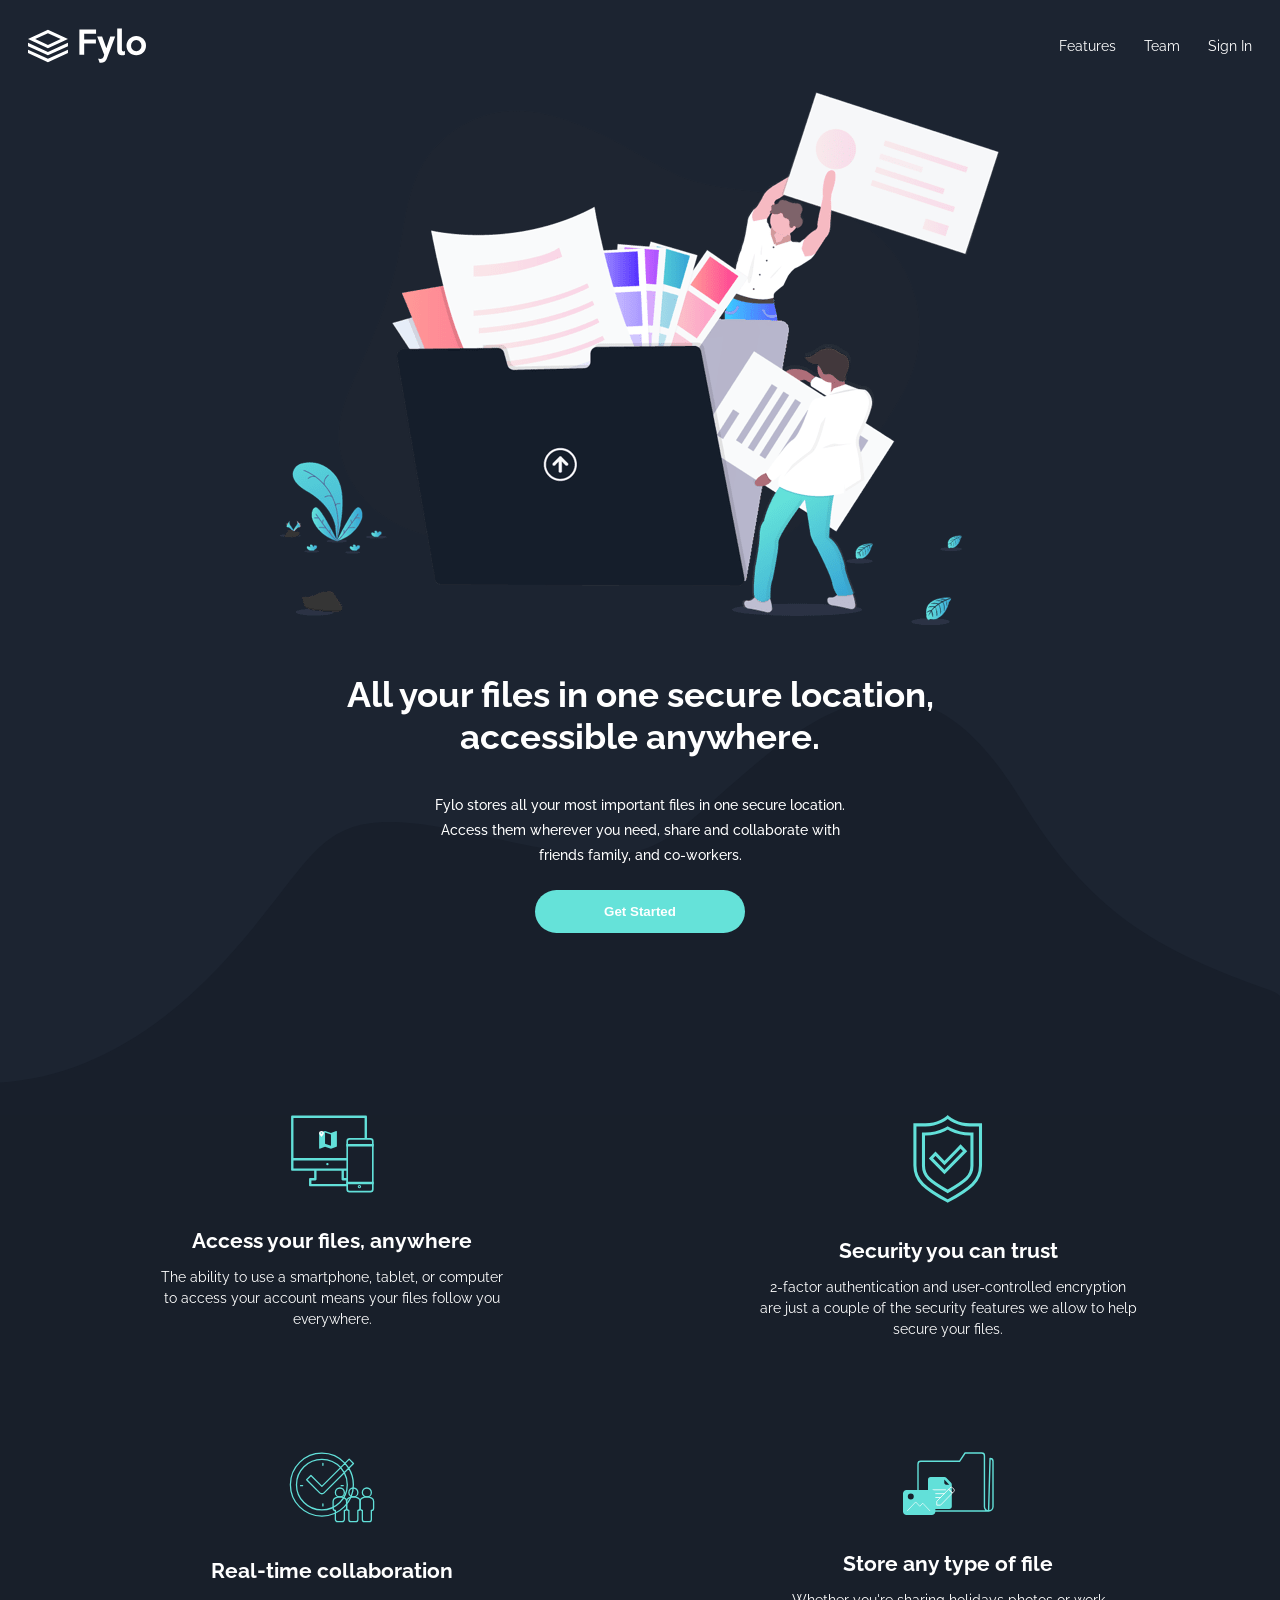
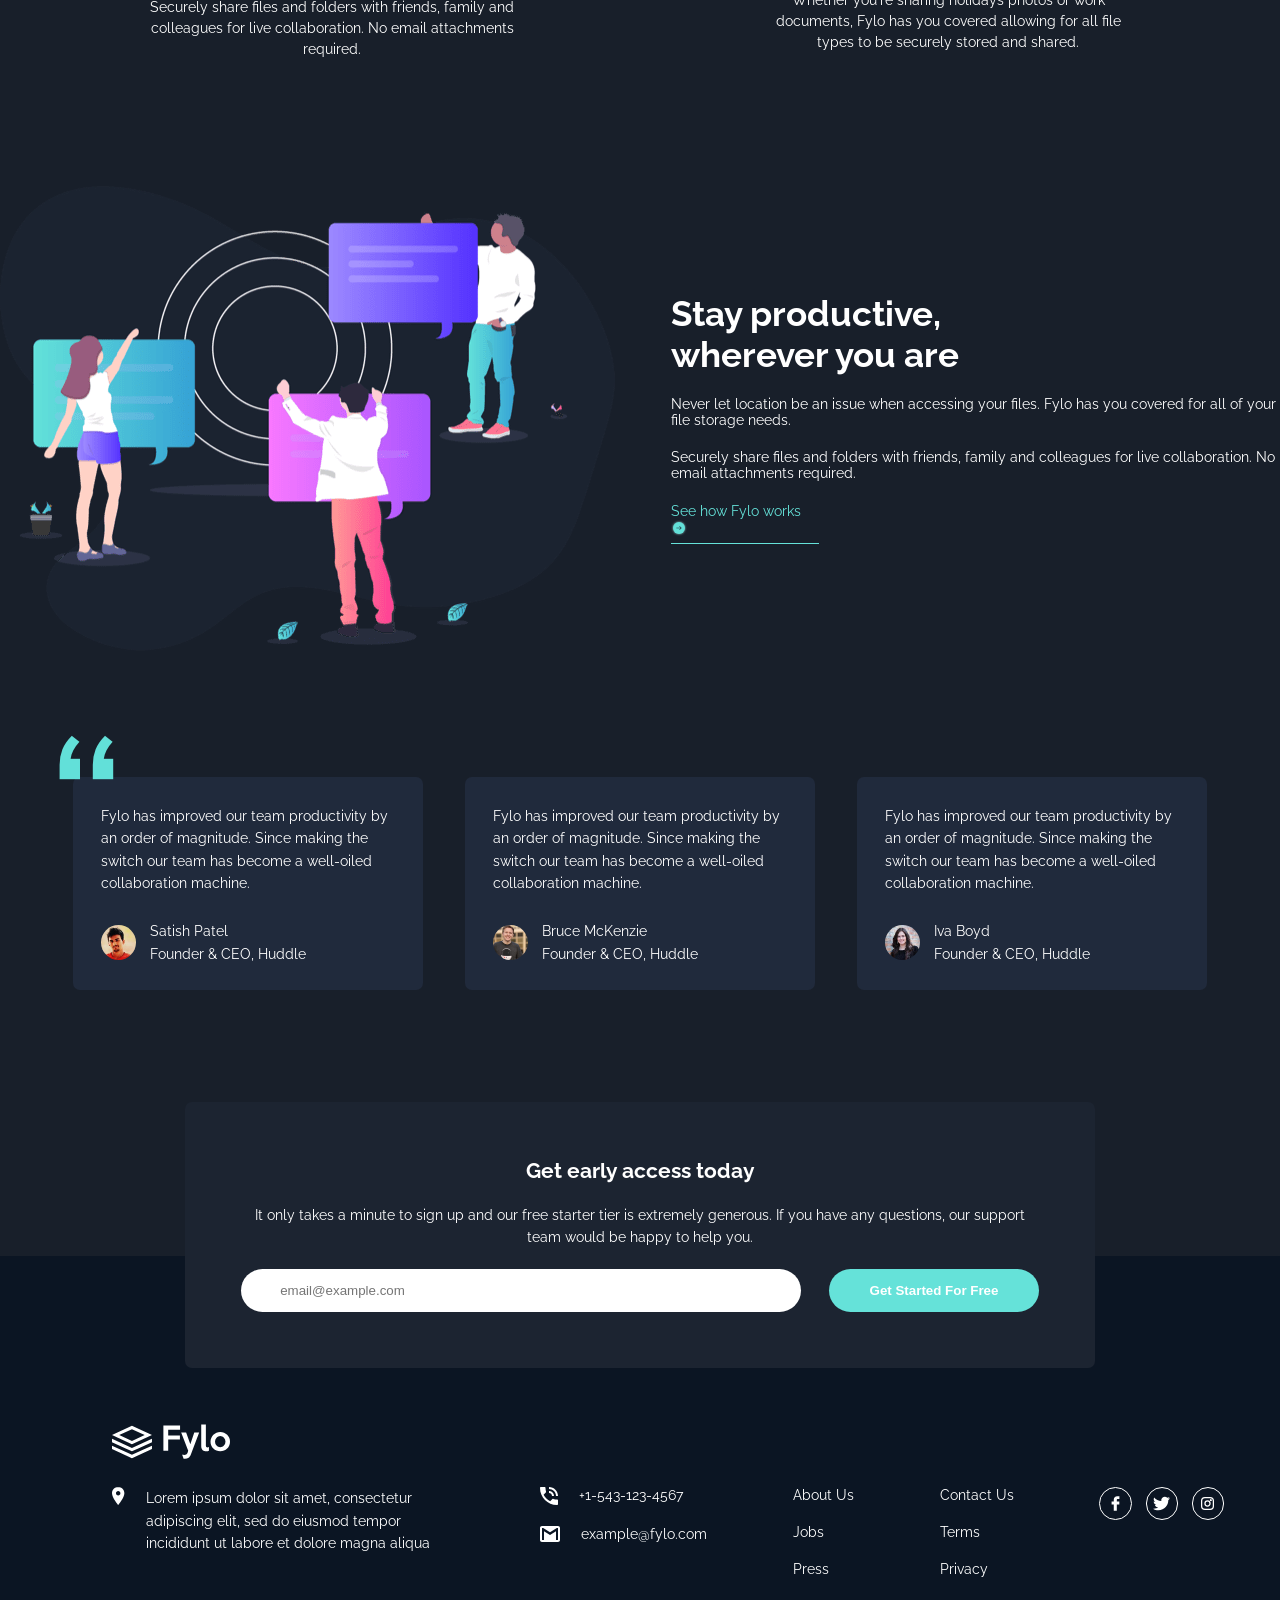
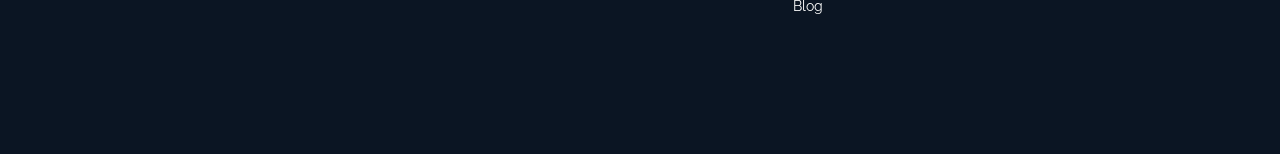
<file: fylo-dark-theme-landing-page-master/index.html>
<!DOCTYPE html>
<html lang="en">
<head>
  <meta charset="UTF-8">
  <meta name="viewport" content="width=device-width, initial-scale=1.0"> <!-- displays site properly based on user's device -->

  <link rel="icon" type="image/png" sizes="32x32" href="./images/favicon-32x32.png">
  
  <title>Frontend Mentor | Fylo landing page with dark theme and features grid</title>
  <link rel="stylesheet" href="css/styles.css">

</head>
<body>
    <main class="container">
        <nav class="nav">
            <img src="./images/logo.svg" class="nav__logo">
            <ul class="nav__navbar">
                <li>Features</li>
                <li>Team</li>
                <li>Sign In</li>
            </ul>
        </nav>

        <section class="intro">
            <img src="./images/illustration-intro.png" class="intro__image">
        </section>

        <section class="started">
            <h1>All your files in one secure location, accessible anywhere.</h1>
          <p>Fylo stores all your most important files in one secure location. Access them wherever you need, share and collaborate with friends family, and co-workers.</p>

  <button class="started__btn">Get Started</button>
        </section>

        <section class="features">
            <div class="features__container">
              <div class="features__container__access">
                  <img src="./images/icon-access-anywhere.svg" class="features__access__image">
                  <h2>Access your files, anywhere</h2>
                  <p>The ability to use a smartphone, tablet, or computer to access your account means your files follow you everywhere.</p>
              </div>

              <div class="features__container__security">
                  <img src="./images/icon-security.svg" class="features__security__image">
                  <h2>Security you can trust</h2>

                  <p>2-factor authentication and user-controlled encryption are just a couple of the security features we allow to help secure your files.</p>
              </div>

              <div class="features__container__collaboration">
                  <img src="./images/icon-collaboration.svg" class="features__collaboration__image">
                  <h2>Real-time collaboration</h2>

                  <p>Securely share files and folders with friends, family and colleagues for live collaboration. No email attachments required.</p>
              </div>

              <div class="features__container__store">
                  <img src="./images/icon-any-file.svg" class="features__store__image">
                  <h2>Store any type of file</h2>
                  <p>Whether you're sharing holidays photos or work documents, Fylo has you covered allowing for all file types to be securely stored and shared.</p>
              </div>
            </div>

        </section>

        <section class="productive">
            <img src="./images/illustration-stay-productive.png" alt="">
            <div class="productive__especification">
                  <h1>Stay productive, wherever you are</h1>

                  <p>Never let location be an issue when accessing your files. Fylo has you covered for all of your file storage needs.</p>

                  <p>Securely share files and folders with friends, family and colleagues for live collaboration. No email attachments required.</p>

                  <a href="#">
                      <span>See how Fylo works</span>
                      <img src="./images/icon-arrow.svg">
                  </a>

            </div>
        </section>

        <section class="comments">
            <div class="comments__card">
                  <img src="./images/bg-quotes.png" class="comments__quote">
                  <p>Fylo has improved our team productivity by an order of magnitude. Since making the switch our team has become a well-oiled collaboration machine.</p>

                  <div class="comments__card__footer">
                      <img src="./images/profile-1.jpg">
                      <div class="comments__card__footer__info">
                          <span>Satish Patel</span>
                          <span>Founder & CEO, Huddle</span>
                      </div>
                  </div>
            </div>

            <div class="comments__card">
                  <p>Fylo has improved our team productivity by an order of magnitude. Since making the switch our team has become a well-oiled collaboration machine.</p>

                  <div class="comments__card__footer">
                      <img src="./images/profile-2.jpg">
                      <div class="comments__card__footer__info">
                          <span>Bruce McKenzie</span>
                          <span>Founder & CEO, Huddle</span>
                      </div>
                  </div>
            </div>

            <div class="comments__card">
                  <p>Fylo has improved our team productivity by an order of magnitude. Since making the switch our team has become a well-oiled collaboration machine.</p>

                  <div class="comments__card__footer">
                      <img src="./images/profile-3.jpg">
                      <div class="comments__card__footer__info">
                          <span>Iva Boyd</span>
                          <span>Founder & CEO, Huddle</span>
                      </div>
                  </div>
            </div>
        </section>

        <section class="submit">
            <div class="submit__card">
                <h1>Get early access today</h1>
                <p>It only takes a minute to sign up and our free starter tier is extremely generous. If you have any questions, our support team would be happy to help you.</p>
                <div class="submit__send">
                    <input type="email" placeholder="email@example.com">
                    <button class="started__btn submit__send-width">Get Started For Free</button>
                </div>
            </div>
        </section>

        <footer class="footer">
            <img src="./images/logo.svg" class="nav__logo">
            <div class="footer__info">
                <div class="footer__info__location">
                    <img src="./images/icon-location.svg">
                    <p>Lorem ipsum dolor sit amet, consectetur adipiscing elit, sed do eiusmod tempor incididunt ut labore et dolore magna aliqua</p>
                </div>

                <div class="footer__info__contact">
                    <div class="footer__info__contact__phone">
                        <img src="./images/icon-phone.svg">
                        <span>+1-543-123-4567</span>
                    </div>
                    <div class="footer__info__contact__email">
                        <img src="./images/icon-email.svg">
                        <span>example@fylo.com</span>
                    </div>
                </div>

                <div class="footer__info__company">
                    <span>About Us</span>
                    <span>Jobs</span>
                    <span>Press</span>
                    <span>Blog</span>
                </div>

                <div class="footer__info__legal">
                    <span>Contact Us</span>
                    <span>Terms</span>
                    <span>Privacy</span>
                </div>

                <div class="footer__info__social">
                    <div>
                        <img src="./images/facebook.svg" alt="">
                    </div>

                    <div>
                        <img src="./images/twitter.svg" alt="">
                    </div>

                    <div>
                        <img src="./images/instagram.svg" alt="">
                    </div>
                </div>
            </div>
        </footer>
    </main>

</body>
</html>
</file>
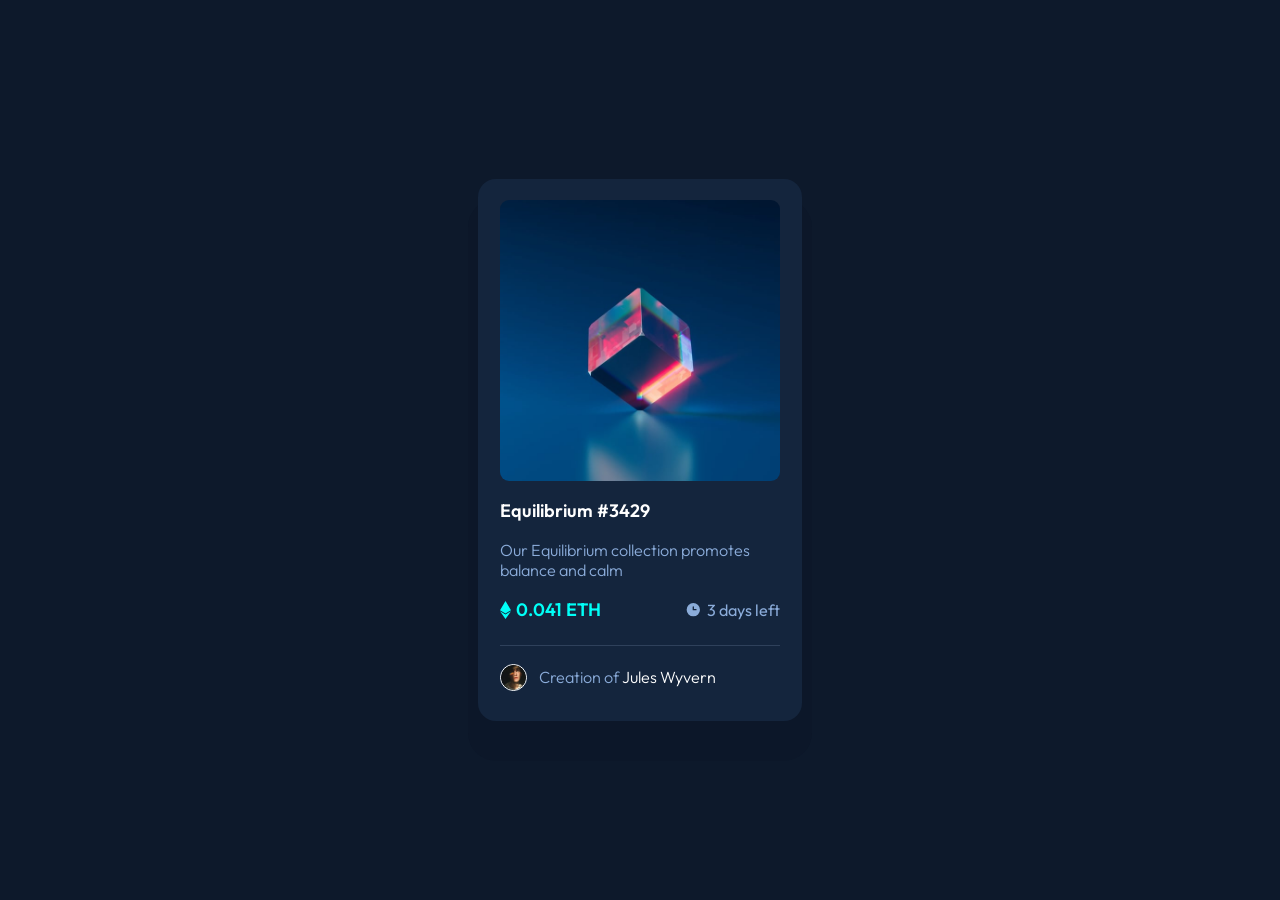
<file: nft-preview-card-component-main/index.html>
<!DOCTYPE html>
<html lang="en">
<head>
  <meta charset="UTF-8">
  <meta name="viewport" content="width=device-width, initial-scale=1.0"> <!-- displays site properly based on user's device -->

  <link rel="icon" type="image/png" sizes="32x32" href="./images/favicon-32x32.png">
  
  <title>Frontend Mentor | NFT preview card component</title>
  <link rel="stylesheet" href="./css/styles.css">
</head>
<body>
    <main class="container">
        <div class="card">
            <div class="card__img">
                <img src="./images/image-equilibrium.jpg" class="card__img__background">
                <img src="./images/icon-view.svg" class="card__img__view">
                <div class="card__img__foreground"></div>
            </div>
            <h1 class="card__title">Equilibrium #3429</h1>
            <p class="card__description">Our Equilibrium collection promotes balance and calm</p>
            <div class="info">
                <div class="info__crypto"><img src="./images/icon-ethereum.svg"><span>0.041 ETH</span></div>
                <div class="card__description info__date"><img src="./images/icon-clock.svg"><span>3 days left</span></div>
            </div>
            <div class="footer">
                <img src="./images/image-avatar.png" class="footer__avatar">
                <p class="card__description footer__description">
                    <span>Creation of </span><span>Jules Wyvern</span>
                </p>
            </div>
        </div>
    </main>

</body>
</html>
</file>
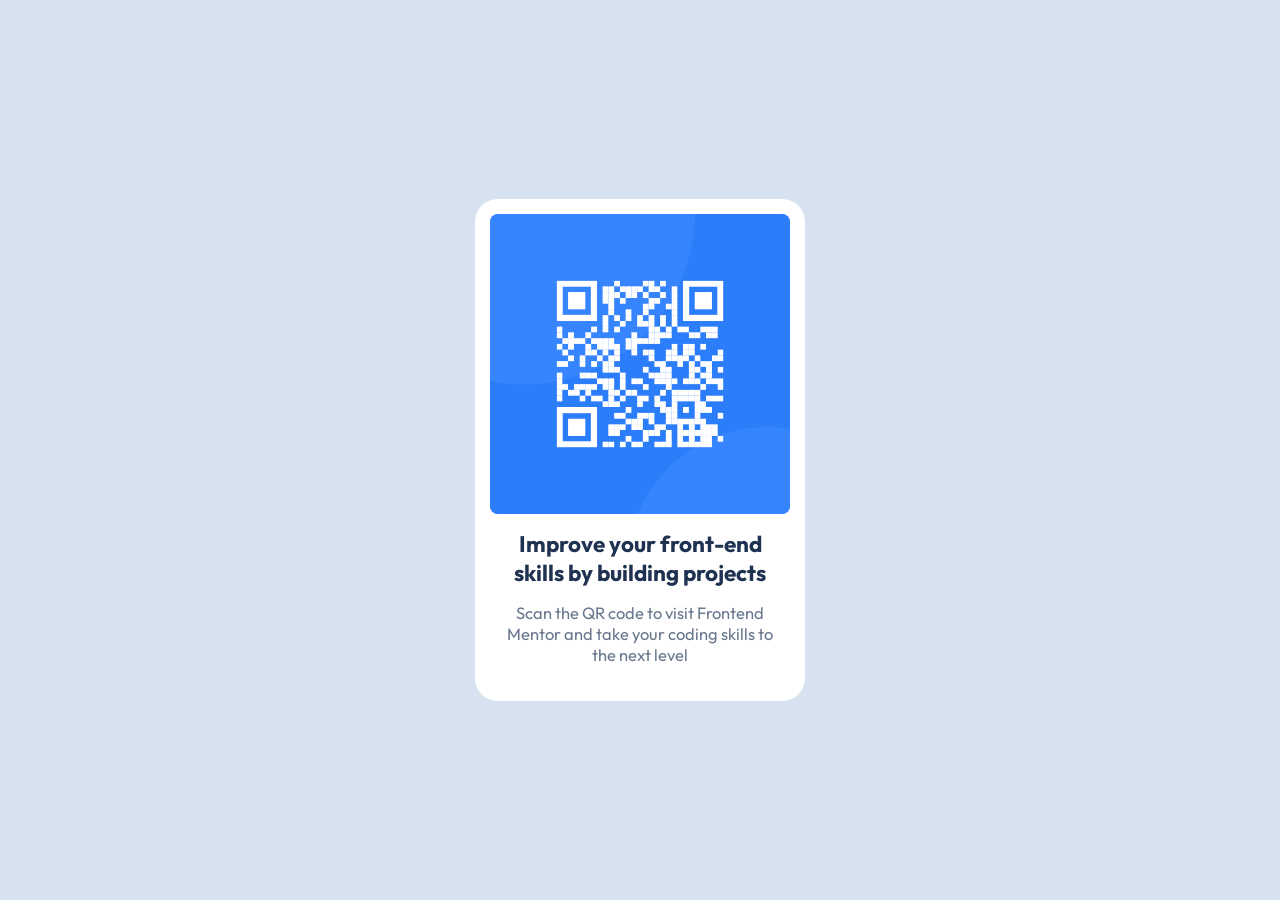
<file: qr-code-component-main/index.html>
<!DOCTYPE html>
<html lang="en">
<head>
  <meta charset="UTF-8">
  <meta name="viewport" content="width=device-width, initial-scale=1.0">

  <link rel="icon" type="image/png" sizes="32x32" href="./images/favicon-32x32.png">
  
  <title>Frontend Mentor | QR code component</title>
  <link rel="stylesheet" href="./css/styles.css">
</head>
<body>

    <main class="contenedor">
        <div class="qr">
            <img src="./images/image-qr-code.png" class="qr__image">
            <h1 class="qr__title">Improve your front-end skills by building projects</h1>
            <p class="qr__text">Scan the QR code to visit Frontend Mentor and take your coding skills to the next level</p>
        </div>
    </main>

  
  
</body>
</html>
</file>
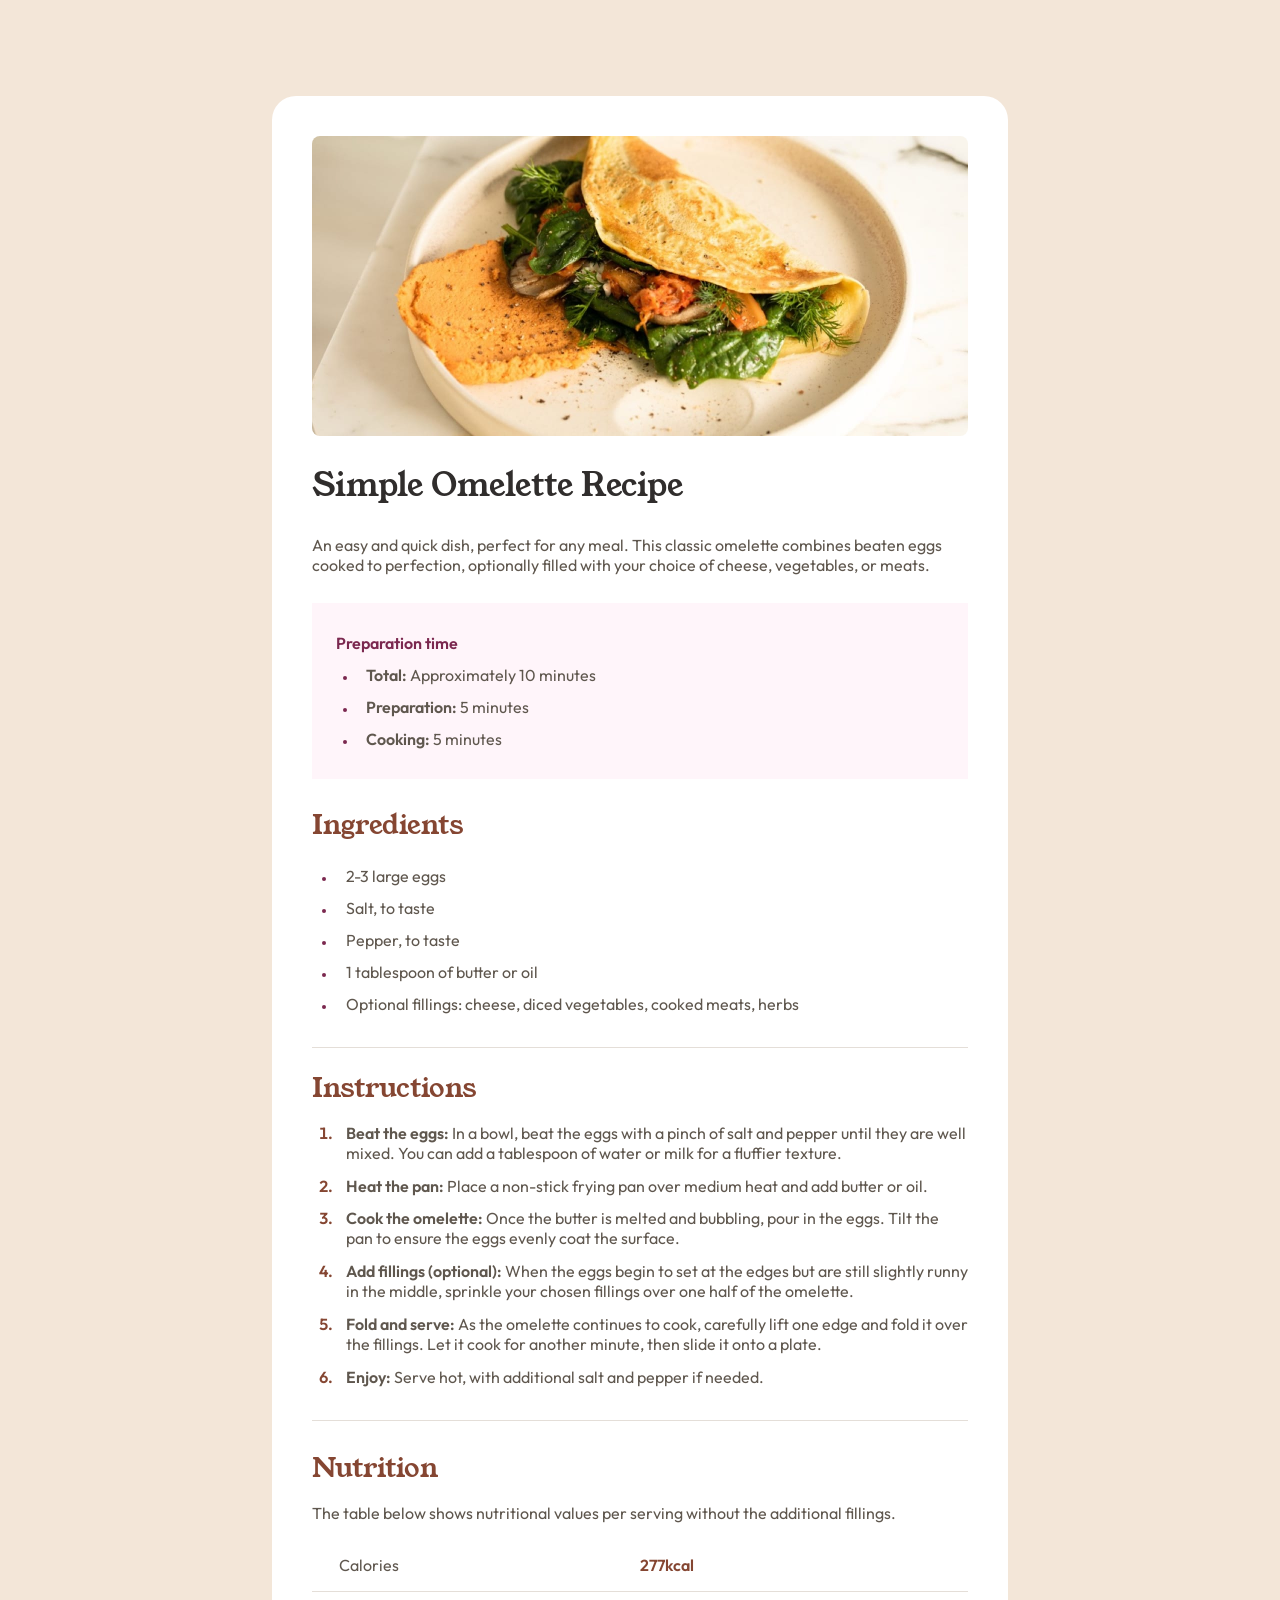
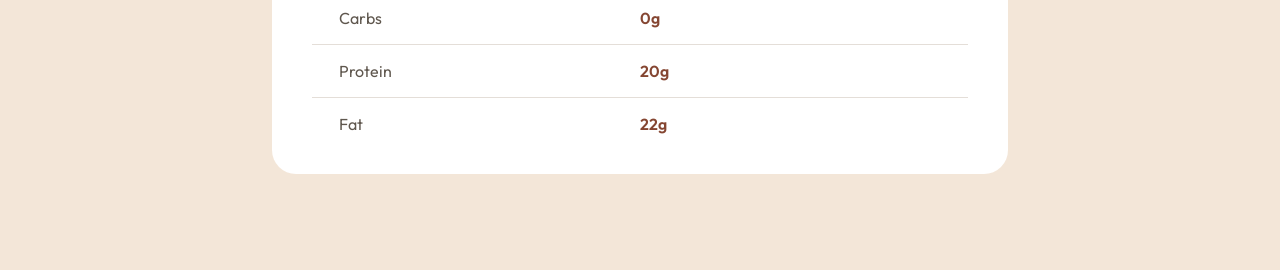
<file: recipe-page-main/index.html>
<!doctype html>
<html lang="en">
  <head>
    <meta charset="UTF-8" />
    <meta name="viewport" content="width=device-width, initial-scale=1.0" />
    <!-- displays site properly based on user's device -->

    <link
      rel="icon"
      type="image/png"
      sizes="32x32"
      href="./assets/images/favicon-32x32.png"
    />

    <title>Frontend Mentor | Recipe page</title>

    <!-- Feel free to remove these styles or customise in your own stylesheet 👍 -->
    <link rel="stylesheet" href="css/style.css" />
  </head>
  <body>
    <main>
      
      <img src="assets/images/image-omelette.jpeg" alt="omelette.jpeg" />
      <h1 class="header">Simple Omelette Recipe</h1>
      
      <p class="text">
        An easy and quick dish, perfect for any meal. This classic omelette
        combines beaten eggs cooked to perfection, optionally filled with your
        choice of cheese, vegetables, or meats.
      </p>
  
      <div class="preparation">
        <span class="preparation__title">Preparation time</span>
        <ul>
          <li><span class="font-bold">Total:</span> Approximately 10 minutes</li>
          <li><span class="font-bold">Preparation:</span> 5 minutes</li>
          <li><span class="font-bold">Cooking:</span> 5 minutes</li>
        </ul>
      </div>
      
      <div class="ingredients">
        <h2 class="title">Ingredients</h2>
        <ul>
          <li>2-3 large eggs</li>
          <li>Salt, to taste</li>
          <li>Pepper, to taste</li>
          <li>1 tablespoon of butter or oil</li>
          <li>Optional fillings: cheese, diced vegetables, cooked meats, herbs</li>
        </ul>
      </div>
  
      <div class="instructions">
        <h2 class="title">Instructions</h2>
        <ol>
          <li><span class="font-bold">Beat the eggs:</span> In a bowl, beat the eggs with a pinch of salt and pepper until they are 
          well mixed. You can add a tablespoon of water or milk for a fluffier texture.</li>
          
          <li><span class="font-bold">Heat the pan:</span> Place a non-stick frying pan over medium heat and add butter or oil.</li>
          
          <li><span class="font-bold">Cook the omelette:</span> Once the butter is melted and bubbling, pour in the eggs. Tilt the 
          pan to ensure the eggs evenly coat the surface.</li>
          
          <li><span class="font-bold">Add fillings (optional):</span> When the eggs begin to set at the edges but are still slightly 
          runny in the middle, sprinkle your chosen fillings over one half of the omelette.</li>
          
          <li><span class="font-bold">Fold and serve:</span> As the omelette continues to cook, carefully lift one edge and fold it 
          over the fillings. Let it cook for another minute, then slide it onto a plate.</li>
          
          <li><span class="font-bold">Enjoy:</span> Serve hot, with additional salt and pepper if needed.</li>
        </ol>  
      </div>
  
      <div class="nutrition">
        <h2 class="title">Nutrition</h2>
        <p>The table below shows nutritional values per serving without the additional fillings.</p>
        <table>
          <tr>
            <td>Calories</td>
            <td>277kcal</td>
          </tr>

          <tr>
            <td>Carbs</td>
            <td>0g</td>
          </tr>

          <tr>
            <td>Protein</td>
            <td>20g</td>
          </tr>

          <tr>
            <td>Fat</td>
            <td>22g</td>
          </tr>
        </table>
      </div>
    </main>

  </body>
</html>
</file>
<file: fylo-dark-theme-landing-page-master/css/styles.css>
@import url('https://fonts.googleapis.com/css2?family=Raleway:ital,wght@0,100..900;1,100..900&display=swap');

* {
    padding: 0;
    margin: 0;
    box-sizing: border-box;
}

:root {
    --primary-navy-850: hsl(217, 28%, 15%);
    --primary-navy-900: hsl(218, 28%, 13%);
    --primary-navy-950: hsl(216, 53%, 9%);
    --primary-navy-800: hsl(219, 30%, 18%);
    --accent-teal-200: hsl(176, 68%, 64%);
    --accent-cyan-500: hsl(198, 60%, 50%);
    --accent-red-500: hsl(0, 100%, 63%);
    --neutral-white: hsl(0, 0%, 100%);
}

html {
    font-size: 14px;
    font-family: "Raleway", sans-serif;
}

html,
.started__btn {
    color: var(--neutral-white);
}

.nav,
.nav__navbar,
.intro,
.started,
.features,
.features__container > div,
.productive,
.productive__especification,
.comments,
.comments__card,
.comments__card__footer,
.comments__card__footer__info,
.submit,
.submit__card,
.submit__send,
.footer,
.footer__info,
.footer__info__location,
.footer__info__contact,
.footer__info__contact__phone,
.footer__info__contact__email,
.footer__info__company,
.footer__info__legal,
.footer__info__social,
.footer__info__social > div {
    display: flex;
}

.nav,
.started,
.features__container > div,
.productive,
.comments__card__footer,
.submit__card,
.footer__info__social > div {
    align-items: center;
}

.nav, .started, .intro, .submit__card {
    background-color: var(--primary-navy-850);
}

.nav {
    justify-content: space-between;
    padding: 2rem;
}

.nav__logo {
    height: 2.5rem;
}

/* .nav__navbar,
.started,
.started__btn,
.features {
    color: var(--neutral-white);
} */

.nav__navbar {
    list-style: none;
    gap: 2rem;
}

.intro,
.features,
.productive,
.comments,
.submit,
.footer__info__social > div {
    justify-content: center;
}

.started,
.features__container > div,
.productive__especification,
.comments__card,
.comments__card__footer__info,
.submit__card,
.footer,
.footer__info__contact,
.footer__info__company,
.footer__info__legal {
    flex-direction: column;
}


.started {
    background-image: url(../images/bg-curvy-desktop.svg);
    background-repeat: no-repeat;
    background-position: bottom;
    background-size: 100% 85%;
    height: 35rem;
    padding-top: 3.5rem;
}

:is(.started, .productive__especification) h1 {
    font-size: 2.5rem;    
}

.started h1 {
    width: 55rem;
    line-height: 3rem;
}

.started p {
    margin-top: 2.5rem;
    margin-bottom: 1.5rem;
    line-height: 1.8rem;
    width: 30rem;
    font-weight: 500;
}

.started :is(h1, p),
.features__container > div {
    text-align: center;
}

.started__btn {
    width: 15rem;
    background-color: var(--accent-teal-200);
    padding: 1rem;
    border-radius: 2rem;
    border: none;
    font-weight: 600;
}

.features,
.productive,
.comments,
.submit {
    background-color: var(--primary-navy-900);
}

.features__container {
    display: grid;
    grid-template-columns: repeat(2, 1fr);
    gap: 8rem;
    width: 80rem;
    /* border: solid 1px yellow; */
}

.features__container > div {
    gap: 1rem;
}

.features__container > div h2 {
    margin-top: 1.5rem;
}

.features__container > div p {
    line-height: 1.5rem;
}

.features__container > div:is(:first-child, :last-child) p {
    width: 25rem;
}

.features__container > div:is(:nth-child(2), :nth-child(3)) p {
    width: 27rem;
}

.productive {
    gap: 4rem;
    padding: 9rem 0;
}

.productive__especification {
    gap: 1.5rem;
}

.productive__especification h1 {
    width: 25rem;
}

.productive__especification a {
    width: 10.6rem;
    padding-bottom: 0.5rem;
    color: var(--accent-teal-200);
    text-decoration: none;
    border-bottom: solid 1px var(--accent-teal-200);
}

.productive__especification a :is(span, img) {
    vertical-align: middle;
}

.comments {
    gap: 3rem;
}

.comments__card:first-child {
    position: relative;
}

.comments__quote {
    position: absolute;
    top: -3rem;
    left: -1rem;
}

.comments__card {
    width: 25rem;
    gap: 2rem;
    background-color: var(--primary-navy-800);
    border-radius: 0.5rem;
    padding: 2rem;
}

.comments__card > p,
.submit__card > p,
.footer__info__location > p {
    line-height: 1.6rem;
}

.comments__card__footer {
    gap: 1rem;
}

.comments__card__footer img {
    /* width: 2rem; */
    height: 2.5rem;
    border-radius: 100%;
}

.comments__card__footer__info {
    /* border: solid 2px red; */
    gap: 0.5rem;
}

.submit {
    position: relative;
}

.submit__card {
    position: relative;
    bottom: -8rem;
    width: 65rem;
    padding: 4rem;
    border-radius: 0.5rem;
    gap: 1.5rem;
}

.submit__card p {
    text-align: center;
}

.submit__send {
    gap: 2rem;
    width: 100%;
}

.submit__send input {
    flex: 1;
    border-radius: 2rem;
    border: none;
    padding-left: 2.8rem;
}

.footer {
    background-color: var(--primary-navy-950);
    padding: 12rem 4rem 10rem 8rem;
    gap: 2rem;
}

.footer .nav__logo {
    align-self: flex-start;
}

.footer__info {
    justify-content: space-between;
}

.footer__info__location,
.footer__info__contact,
.footer__info__contact__phone,
.footer__info__contact__email,
.footer__info__company,
.footer__info__legal {
    gap: 1.5rem;
}

.footer__info__location img {
    align-self: flex-start;
}

.footer__info__location p {
    width: 22rem;
}


.footer__info__social {
    gap: 1rem;
}
.footer__info__social > div {
    align-self: flex-start;
    width: 2.3rem;
    height: 2.3rem;
    border: solid 1px #ffffff;
    border-radius: 100%;
    padding: 0.2rem;
    text-align: center;
}

.footer__info__social div img {
    width: 1.5rem;
    height: 1.5rem;
}

.footer__info__social > div:nth-child(2) img {
    width: 1.2rem;
}
</file>
<file: nft-preview-card-component-main/css/styles.css>
@import url('https://fonts.googleapis.com/css2?family=Outfit:wght@100..900&display=swap');
* {
    padding: 0;
    margin: 0;
    box-sizing: border-box;
}


html {
    font-size: 18px;
    font-family: var(--font-Outfit);
}

body {
    min-width: 375px;
}


:root {
    --primary-blue-500: hsl(215, 51%, 70%);
    --primary-cyan-400: hsl(178, 100%, 50%);
    --neutral-blue-950: hsl(217, 54%, 11%);
    --neutral-blue-900: hsl(216, 50%, 16%);
    --neutral-blue-800: hsl(215, 32%, 27%);
    --neutral-white: hsl(0, 0%, 100%);
    --font-Outfit: "Outfit", sans-serif;
}

.container,
.card,
.info,
.info__crypto,
.info__date,
.footer {
    display: flex;
}

.container {
    background-color: var(--neutral-blue-950);
    min-height: 100dvh;
    justify-content: center;
    align-items: center;
}


.card {
    background-color: var(--neutral-blue-900);
    border-radius: 1rem;
    padding: 1.2rem;
    flex-direction: column;
    width: 18rem;
    gap: 1rem;
    box-shadow: 0px 30px 0 10px #0C1729;
}

.card__img,
.card__title,
.footer__description span:last-child {
    cursor: pointer;
}

.card__img {
    position: relative;
}

.card__img__background {
    width: 100%;
    border-radius: 0.5rem;
    display: block;
}

.card__img__view {
    position: absolute;
    top: 50%;
    left: 50%;
    transform: translate(-50%, -50%);
    z-index: 2;
    visibility: hidden;
}

.card__img__foreground {
    position: absolute;
    width: 100%;
    top: 0;
    left: 0;
    height: 100%;
    background-color: var(--primary-cyan-400);
    border-radius: 0.5rem;
    opacity: 0.5;
    visibility: hidden;
}

.card__img:hover :is(.card__img__view, .card__img__foreground) {
    visibility: visible;
}

.card__title {
    color: var(--neutral-white);
    font-size: 1rem;
    font-weight: 600;
}

.card__description {
    color: var(--primary-blue-500);
    font-weight: 300;
    font-size: 0.9rem;
}

.info {
    justify-content: space-between;
    border-bottom: solid 1px var(--neutral-blue-800);
    padding-bottom: 1.3rem;
}

.info__crypto,
.info__date {
    gap: 0.3rem;
    align-items: center;
}

.info__crypto {
    color: var(--primary-cyan-400);
    font-weight: 600;
}

.info__date {
    font-weight: 400;
}

.footer {
    align-items: center;
    gap: 0.7rem;
    padding-bottom: 0.5rem;
}

.footer__description  :not(span:first-child) {
    color: var(--neutral-white);
}

.card__title:hover,
.footer__description span:last-child:hover {
    color: var(--primary-cyan-400);
}

.footer__avatar {
    width: 1.5rem;
    border: solid 1px var(--neutral-white);
    border-radius: 100%;
}
</file>
<file: qr-code-component-main/css/styles.css>
@import url('https://fonts.googleapis.com/css2?family=Outfit:wght@100..900&display=swap');

* {
    margin: 0;
    padding: 0;
    box-sizing: border-box;
}

html {
    font-size: 15px;
    font-family: var(--font-Outfit);
}

:root {
    --white: hsl(0, 0%, 100%);
    --Slate-300: hsl(212, 45%, 89%);
    --Slate-500: hsl(216, 15%, 48%);
    --Slate-900: hsl(218, 44%, 22%);
    --font-Outfit: "Outfit", sans-serif;
}

.contenedor {
    display: flex;
    min-height: 100dvh;
    justify-content: center;
    align-items: center;
    background-color: var(--Slate-300);
    padding: 1rem;
}

.qr {
    display: flex;
    flex-direction: column;
    gap: 1rem;
    background-color: var(--white);
    padding: 1rem;
    border-radius: 1.5rem;
    width: min(22rem, 100%);
}

.qr__image {
    border-radius: 0.5rem;
}

.qr__title, .qr__text {
    text-align: center;
    padding: 0 1rem;
}

.qr__title {
    font-size: 1.5rem;
    color: var(--Slate-900);
    font-weight: 700;
}

.qr__text {
    color: var(--Slate-500);
    font-size: 1.1rem;
    margin-bottom: 1.4rem;
    font-weight: 400;
}
</file>
<file: recipe-page-main/css/style.css>
@import url('https://fonts.googleapis.com/css2?family=Young+Serif&display=swap');
@import url('https://fonts.googleapis.com/css2?family=Outfit:wght@100..900&display=swap');

* {
  margin: 0;
  padding: 0;
  box-sizing: border-box;
}

html {
  font-size: 16px;
}

:root {
  --color-primary-nutmeg: hsl(14, 45%, 36%);
  --color-primary-dark-raspberry: hsl(332, 51%, 32%);
  --color-neutral-white: hsl(0, 0%, 100%);
  --color-neutral-rose-white: hsl(330, 100%, 98%);
  --color-neutral-eggshell: hsl(30, 54%, 90%);
  --color-neutral-light-grey: hsl(30, 18%, 87%);
  --color-neutral-wenge-brown: hsl(30, 10%, 34%);
  --color-neutral-dark-charcoal: hsl(24, 5%, 18%);
  --font-weight-400: 400;
  --font-weight-600: 600;
  --font-weight-700: 700;
  --size-mobile: 375px;
  --size-desktop: 1440px;
  --Outfit: "Outfit", serif;
  --Young: "Young Serif", serif;
}

body {
  background-color: var(--color-neutral-eggshell);
  display: flex;
  justify-content: center;
  align-items: center;
  min-height: 100vh;
  padding: 6rem 0;
  min-width: 316px;
}


main {
  font-family: var(--Outfit);
  width: 46rem;
  background-color: var(--color-neutral-white);
  display: flex;
  flex-direction: column;
  padding: 2.5rem;
  border-radius: 1.5rem;
  color: var(--color-neutral-wenge-brown);
  gap: 1.7rem;
}

img {
  border-radius: 0.5rem;
}

.header, .title {
    font-family: var(--Young); 
    font-weight: 400;
}

.title {
    font-size: 1.7rem;
}

.header {
    color: var(--color-neutral-dark-charcoal);
}

.preparation, .ingredients ul {
    line-height: 2rem;
}
.preparation {
    background-color: var(--color-neutral-rose-white);
    padding: 1.5rem;
}

.preparation__title {
    color: var(--color-primary-dark-raspberry);
}

.preparation__title, .font-bold {
    font-weight: 600;
}


.preparation ul {
    padding-left: 1.3rem;
}

.preparation ul li {
    padding-left: 0.6rem;
}

:is(.preparation ul li, .ingredients ul li)::marker {
    color: var(--color-primary-dark-raspberry);
    font-size: 0.7rem;
}

.title {
    color: var(--color-primary-nutmeg);
}

.ingredients ul, .instructions ol {
    padding-left: 1.5rem;
}

.ingredients ul, .instructions ol, .nutrition :is(p, table) {
    margin-top: 1rem;
}

:is(.ingredients ul, .instructions ol) li {
    padding-left: 0.6rem;
}

.instructions {
    border-top: solid 1px var(--color-neutral-light-grey);
    border-bottom: solid 1px var(--color-neutral-light-grey);
    padding: 1.3rem 0;
}

.instructions ol li {
    margin-bottom: 0.8rem;
}

.instructions ol li::marker {
    color: var(--color-primary-nutmeg);
    font-family: var(--Outfit);
    font-weight: 600;
}

.nutrition table {
    width: 100%;
    border-collapse: collapse;
}

.nutrition table tr td {
    width: 50%;
}

.nutrition table tr td:first-child {
    padding-left: 1.7rem;
}

.nutrition table tr:not(:last-child) {
    border-bottom: solid 1px var(--color-neutral-light-grey);
}

.nutrition table tr:not(:last-child) td {
    padding-top: 1rem;
    padding-bottom: 1rem;
}

.nutrition table tr:last-child td {
    padding-top: 1rem;
}

.nutrition table tr td:last-child {
    color: var(--color-primary-nutmeg);
    font-weight: 600;
}

@media (max-width: 780px) {
    body {
        padding: 0;
    }

    main {
        width: 100%;
        border-radius: 0;
    }

}

@media (max-width: 375px) {
    main {
        padding: 0;
    }

    main > *:not(img) {
       margin: 0 2.5rem; 
    }

    main .nutrition {
        margin-bottom: 2.5rem;
    }

}
</file>
